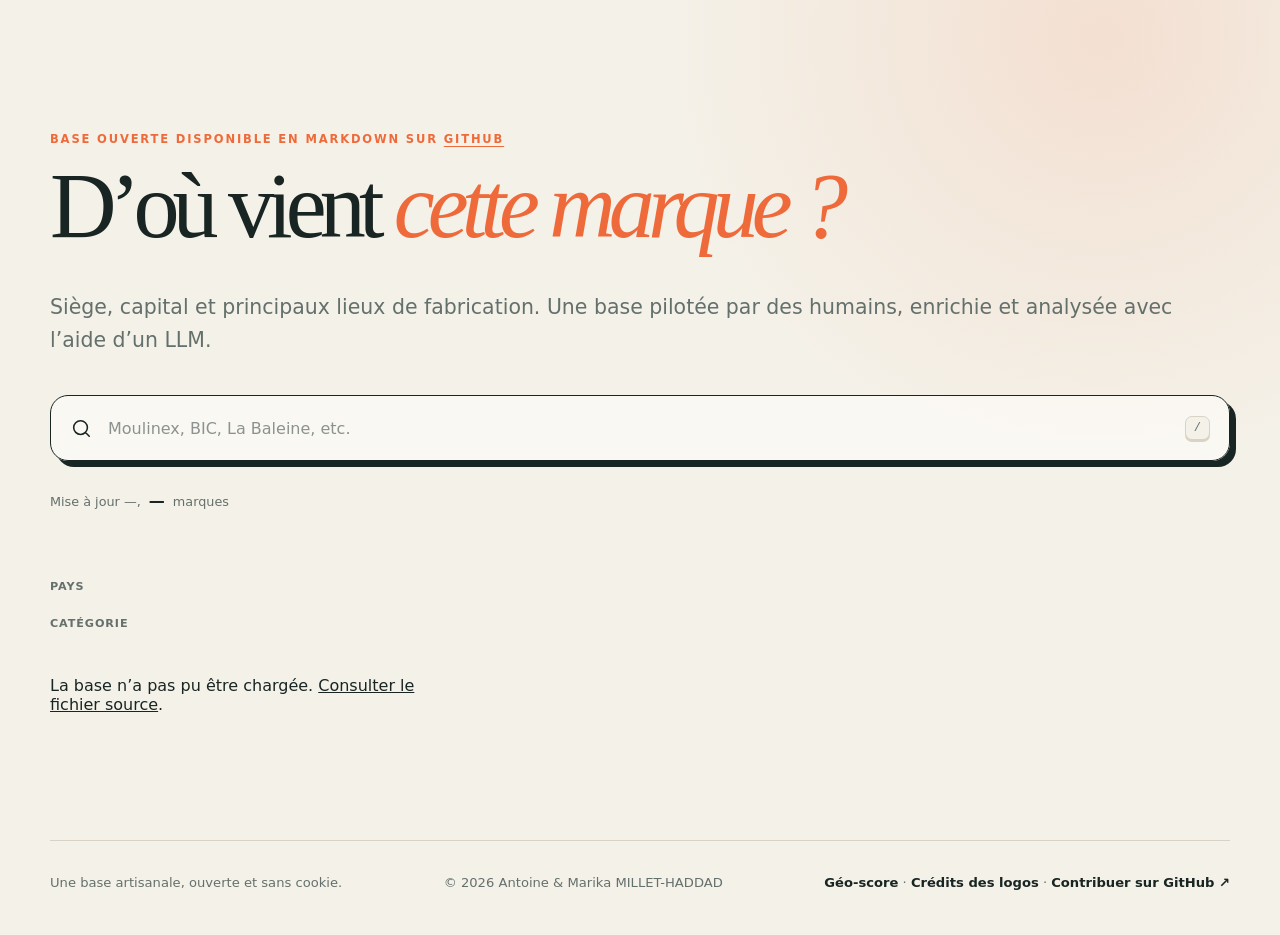
<file: docs/index.html>
<!doctype html>
<html lang="fr">
  <head>
    <meta charset="utf-8" />
    <meta name="viewport" content="width=device-width, initial-scale=1" />
    <meta name="description" content="Une base ouverte pour vérifier l'origine, le capital et la fabrication des marques." />
    <meta name="theme-color" content="#f4f1e8" />
    <title>Cette marque - Origine des marques</title>
    <link rel="icon" href="favicon.svg" type="image/svg+xml" />
    <link rel="stylesheet" href="styles.css?v=20260906-2" />
    <script src="app.js?v=20260906-2" defer></script>
  </head>
  <body>
    <main>
      <section class="hero" aria-labelledby="page-title">
        <p class="eyebrow">Base ouverte disponible en markdown sur <a href="https://github.com/rockyluke/cette-marque/blob/main/README.md" target="_blank" rel="noreferrer">GitHub</a></p>
        <h1 id="page-title">D’où vient <em>cette marque&nbsp;?</em></h1>
        <p class="intro">Siège, capital et principaux lieux de fabrication. Une base pilotée par des humains, enrichie et analysée avec l’aide d’un LLM.</p>

        <form class="search" role="search" id="search-form">
          <svg aria-hidden="true" viewBox="0 0 24 24"><path d="m21 21-4.3-4.3m2.3-5.2a7.5 7.5 0 1 1-15 0 7.5 7.5 0 0 1 15 0Z" /></svg>
          <label class="sr-only" for="search-input">Rechercher une marque</label>
          <input id="search-input" type="search" autocomplete="off" placeholder="Moulinex, BIC, La Baleine, etc." />
          <kbd aria-hidden="true">/</kbd>
        </form>

        <div class="summary" aria-live="polite">
          <span>Mise à jour <time id="last-checked">—</time>,</span>
          <strong id="brand-count">—</strong>
          <span id="brand-count-label">marques</span>
        </div>
      </section>

      <section class="catalog" aria-label="Catalogue des marques">
        <div class="filter-group country-filter-group">
          <span>Pays</span>
          <div class="filters country-filters" id="country-filters" aria-label="Filtrer par pays"></div>
        </div>
        <div class="filter-group category-filter-group">
          <span>Catégorie</span>
          <div class="filters category-filters" id="category-filters" aria-label="Filtrer par catégorie"></div>
        </div>
        <div class="brand-grid" id="brand-grid" aria-busy="true"></div>

        <div class="empty-state" id="empty-state" hidden>
          <span aria-hidden="true">⌁</span>
          <h3>Aucune marque trouvée</h3>
          <p>Essayez un nom, un pays ou un terme plus général.</p>
          <p class="empty-state-contact"><a href="https://github.com/rockyluke/cette-marque/issues" target="_blank" rel="noreferrer">Ajouter une marque sur GitHub</a> ou <a href="mailto:contact@cette-marque.fr">nous contacter par mail</a></p>
          <button type="button" id="reset-search">Effacer la recherche</button>
        </div>
      </section>
    </main>

    <footer>
      <p>Une base artisanale, ouverte et sans cookie.</p>
      <p>© 2026 Antoine &amp; Marika MILLET-HADDAD</p>
      <p><a href="score.html">Géo-score</a> · <a href="logos.html">Crédits des logos</a> · <a href="https://github.com/rockyluke/cette-marque/blob/main/README.md" target="_blank" rel="noreferrer">Contribuer sur GitHub ↗</a></p>
    </footer>

    <template id="brand-card-template">
      <article class="brand-card">
        <div class="card-topline">
          <span class="category"></span>
          <time class="checked"></time>
        </div>
        <div class="brand-heading">
          <h3><button class="brand-name" type="button"><span class="brand-name-text"></span><span class="copy-feedback" aria-hidden="true">Copié</span></button></h3>
          <a class="brand-logo" target="_blank" rel="noreferrer" hidden><img alt="" loading="lazy" /></a>
        </div>
        <dl>
          <div><dt>Siège</dt><dd class="headquarters"></dd></div>
          <div><dt>Capital</dt><dd class="ownership"></dd></div>
          <div><dt>Fabrication</dt><dd class="manufacturing"></dd></div>
          <div class="owned-brands" hidden><dt>Marques</dt><dd></dd></div>
          <div class="score-row"><dt>Géo-score</dt><dd><a class="score-badge" href="score.html" aria-label="Consulter la méthode du Géo-score"></a></dd></div>
        </dl>
        <a class="brand-link" target="_blank" rel="noreferrer">Site officiel <span aria-hidden="true">↗</span></a>
      </article>
    </template>
  </body>
</html>
</file>
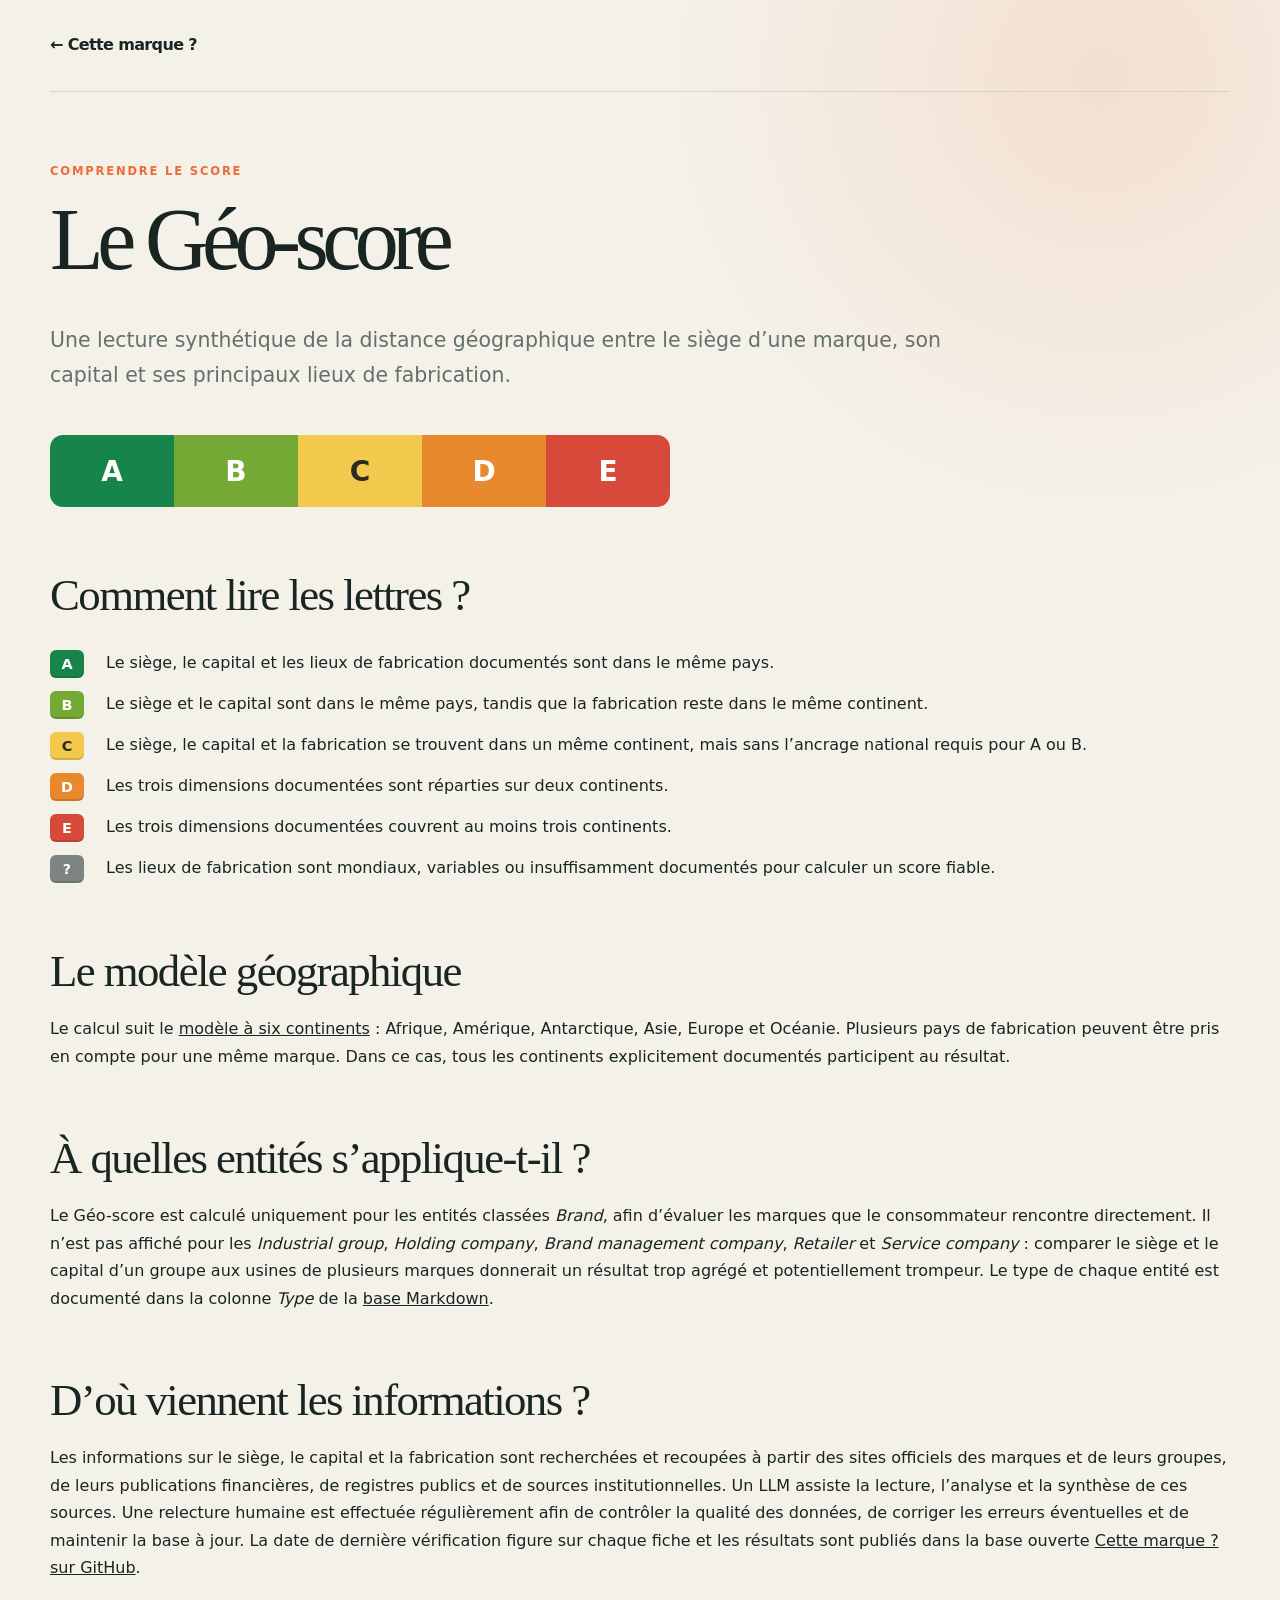
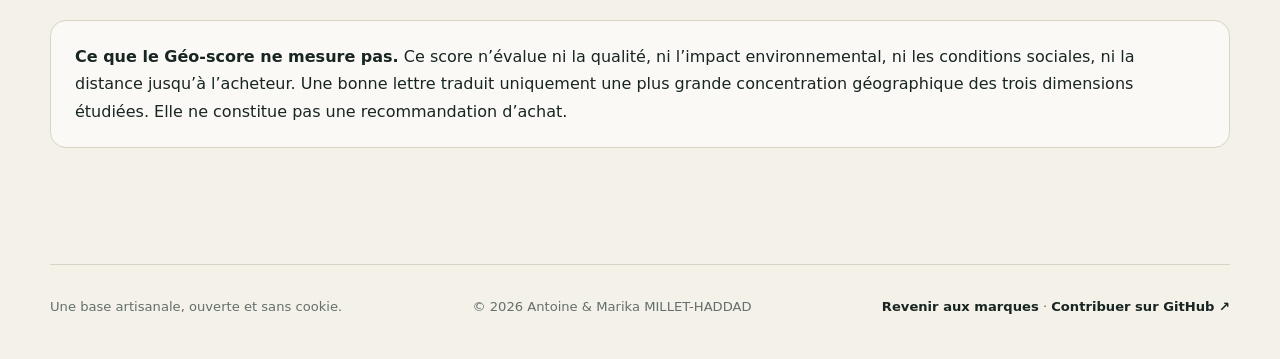
<file: docs/score.html>
<!doctype html>
<html lang="fr">
  <head>
    <meta charset="utf-8" />
    <meta name="viewport" content="width=device-width, initial-scale=1" />
    <meta name="description" content="Méthode de calcul du Géo-score des marques." />
    <meta name="theme-color" content="#f4f1e8" />
    <title>Géo-score — Cette marque ?</title>
    <link rel="icon" href="favicon.svg" type="image/svg+xml" />
    <link rel="stylesheet" href="styles.css?v=20260823-5" />
  </head>
  <body>
    <header class="site-header"><a class="wordmark" href="./">← Cette marque ?</a></header>
    <main class="score-page">
      <p class="eyebrow">Comprendre le score</p>
      <h1>Le Géo-score</h1>
      <p class="intro">Une lecture synthétique de la distance géographique entre le siège d’une marque, son capital et ses principaux lieux de fabrication.</p>

      <div class="score-scale" role="img" aria-label="Échelle du Géo-score, de A à E">
        <span class="score-a">A</span><span class="score-b">B</span><span class="score-c">C</span><span class="score-d">D</span><span class="score-e">E</span>
      </div>

      <h2>Comment lire les lettres ?</h2>
      <ul class="score-definitions">
        <li><span class="score-badge score-a">A</span><span>Le siège, le capital et les lieux de fabrication documentés sont dans le même pays.</span></li>
        <li><span class="score-badge score-b">B</span><span>Le siège et le capital sont dans le même pays, tandis que la fabrication reste dans le même continent.</span></li>
        <li><span class="score-badge score-c">C</span><span>Le siège, le capital et la fabrication se trouvent dans un même continent, mais sans l’ancrage national requis pour A ou B.</span></li>
        <li><span class="score-badge score-d">D</span><span>Les trois dimensions documentées sont réparties sur deux continents.</span></li>
        <li><span class="score-badge score-e">E</span><span>Les trois dimensions documentées couvrent au moins trois continents.</span></li>
        <li><span class="score-badge score-unknown">?</span><span>Les lieux de fabrication sont mondiaux, variables ou insuffisamment documentés pour calculer un score fiable.</span></li>
      </ul>

      <h2>Le modèle géographique</h2>
      <p>Le calcul suit le <a href="https://fr.wikipedia.org/wiki/Continent" target="_blank" rel="noreferrer">modèle à six continents</a> : Afrique, Amérique, Antarctique, Asie, Europe et Océanie. Plusieurs pays de fabrication peuvent être pris en compte pour une même marque. Dans ce cas, tous les continents explicitement documentés participent au résultat.</p>

      <h2>À quelles entités s’applique-t-il ?</h2>
      <p>Le Géo-score est calculé uniquement pour les entités classées <em>Brand</em>, afin d’évaluer les marques que le consommateur rencontre directement. Il n’est pas affiché pour les <em>Industrial group</em>, <em>Holding company</em>, <em>Brand management company</em>, <em>Retailer</em> et <em>Service company</em> : comparer le siège et le capital d’un groupe aux usines de plusieurs marques donnerait un résultat trop agrégé et potentiellement trompeur. Le type de chaque entité est documenté dans la colonne <em>Type</em> de la <a href="https://github.com/rockyluke/cette-marque/blob/main/README.md" target="_blank" rel="noreferrer">base Markdown</a>.</p>

      <h2>D’où viennent les informations ?</h2>
      <p>Les informations sur le siège, le capital et la fabrication sont recherchées et recoupées à partir des sites officiels des marques et de leurs groupes, de leurs publications financières, de registres publics et de sources institutionnelles. Un LLM assiste la lecture, l’analyse et la synthèse de ces sources. Une relecture humaine est effectuée régulièrement afin de contrôler la qualité des données, de corriger les erreurs éventuelles et de maintenir la base à jour. La date de dernière vérification figure sur chaque fiche et les résultats sont publiés dans la base ouverte <a href="https://github.com/rockyluke/cette-marque/blob/main/README.md" target="_blank" rel="noreferrer">Cette marque ? sur GitHub</a>.</p>
      <p class="method-note"><strong>Ce que le Géo-score ne mesure pas.</strong> Ce score n’évalue ni la qualité, ni l’impact environnemental, ni les conditions sociales, ni la distance jusqu’à l’acheteur. Une bonne lettre traduit uniquement une plus grande concentration géographique des trois dimensions étudiées. Elle ne constitue pas une recommandation d’achat.</p>
    </main>
    <footer>
      <p>Une base artisanale, ouverte et sans cookie.</p>
      <p>© 2026 Antoine &amp; Marika MILLET-HADDAD</p>
      <p><a href="./">Revenir aux marques</a> · <a href="https://github.com/rockyluke/cette-marque" target="_blank" rel="noreferrer">Contribuer sur GitHub ↗</a></p>
    </footer>
  </body>
</html>
</file>
<file: docs/styles.css>
:root {
  --paper: #f4f1e8;
  --paper-deep: #ebe6d9;
  --ink: #182523;
  --muted: #64706c;
  --line: #d8d3c6;
  --accent: #ef6a3a;
  --accent-soft: #f9d9c9;
  --card: rgba(255, 255, 255, 0.58);
  --radius: 22px;
  --shadow: 0 18px 50px rgba(29, 40, 37, 0.08);
}

* { box-sizing: border-box; }

html { scroll-behavior: smooth; }

body {
  margin: 0;
  color: var(--ink);
  background:
    radial-gradient(circle at 86% 4%, rgba(239, 106, 58, 0.13), transparent 27rem),
    var(--paper);
  font-family: Inter, ui-sans-serif, system-ui, -apple-system, BlinkMacSystemFont, "Segoe UI", sans-serif;
  -webkit-font-smoothing: antialiased;
}

a { color: inherit; }
button, input { font: inherit; }

.sr-only {
  position: absolute;
  width: 1px;
  height: 1px;
  padding: 0;
  margin: -1px;
  overflow: hidden;
  clip: rect(0, 0, 0, 0);
  white-space: nowrap;
  border: 0;
}

.site-header,
main,
footer {
  width: min(1180px, calc(100% - 40px));
  margin-inline: auto;
}

.site-header {
  display: flex;
  align-items: center;
  justify-content: space-between;
  min-height: 92px;
  border-bottom: 1px solid var(--line);
}

.wordmark {
  display: inline-flex;
  align-items: center;
  gap: 11px;
  text-decoration: none;
  font-weight: 760;
  line-height: 0.88;
  letter-spacing: -0.04em;
}

.wordmark small {
  display: block;
  margin-top: 5px;
  color: var(--muted);
  font-size: 0.64rem;
  font-weight: 650;
  letter-spacing: 0.04em;
}

.wordmark-mark {
  display: grid;
  place-items: center;
  width: 41px;
  height: 41px;
  border-radius: 13px;
  color: #fff;
  background: var(--ink);
  font-size: 1.3rem;
}

.source-link {
  display: flex;
  align-items: center;
  gap: 8px;
  color: var(--muted);
  text-decoration: none;
  font-size: 0.86rem;
  font-weight: 650;
}

.source-link:hover { color: var(--ink); }

.hero {
  display: grid;
  justify-items: start;
  padding: clamp(74px, 11vw, 132px) 0 clamp(36px, 5vw, 58px);
}

.eyebrow {
  margin: 0 0 18px;
  color: var(--accent);
  font-size: 0.72rem;
  font-weight: 800;
  letter-spacing: 0.16em;
  text-transform: uppercase;
}

.eyebrow a {
  color: inherit;
  text-decoration-thickness: 1px;
  text-underline-offset: 3px;
}

h1 {
  margin: 0;
  font-family: Georgia, "Times New Roman", serif;
  font-size: clamp(3.2rem, 7.2vw, 6.4rem);
  font-weight: 400;
  line-height: 0.92;
  letter-spacing: -0.075em;
  white-space: nowrap;
}

h1 em { color: var(--accent); font-weight: 400; }

.intro {
  max-width: none;
  margin: 42px 0 38px;
  color: var(--muted);
  font-size: clamp(1.05rem, 2vw, 1.28rem);
  line-height: 1.62;
}

.search {
  display: flex;
  align-items: center;
  width: 100%;
  min-height: 66px;
  padding: 0 19px;
  border: 1px solid var(--ink);
  border-radius: 18px;
  background: rgba(255, 255, 255, 0.48);
  box-shadow: 6px 6px 0 var(--ink);
  transition: transform 160ms ease, box-shadow 160ms ease, background 160ms ease;
}

.search:focus-within {
  transform: translate(3px, 3px);
  background: #fff;
  box-shadow: 3px 3px 0 var(--ink);
}

.search svg {
  width: 22px;
  fill: none;
  stroke: currentColor;
  stroke-linecap: round;
  stroke-width: 1.7;
}

.search input {
  flex: 1;
  min-width: 0;
  padding: 18px 16px;
  border: 0;
  outline: 0;
  color: var(--ink);
  background: transparent;
  font-size: 1rem;
}

.search input::placeholder { color: #8b928f; }

kbd {
  padding: 4px 8px;
  border: 1px solid var(--line);
  border-radius: 7px;
  color: var(--muted);
  background: var(--paper);
  font-size: 0.75rem;
  box-shadow: 0 2px 0 var(--line);
}

.summary {
  display: flex;
  align-items: baseline;
  gap: 8px;
  margin-top: 30px;
  color: var(--muted);
  font-size: 0.8rem;
}

.summary strong { color: var(--ink); font-size: 1rem; }
.catalog {
  padding: 0 0 110px;
}

.filters {
  display: flex;
  gap: 8px;
  margin: 0 0 12px;
  padding-bottom: 8px;
  overflow-x: auto;
  scrollbar-width: thin;
}

.filter-group {
  display: flex;
  align-items: flex-start;
  gap: 12px;
}

.country-filter-group {
  margin-bottom: 12px;
}

.category-filter-group {
  margin-bottom: 30px;
}

.filter-group > span {
  flex: 0 0 auto;
  margin-top: 12px;
  color: var(--muted);
  font-size: 0.7rem;
  font-weight: 800;
  letter-spacing: 0.08em;
  text-transform: uppercase;
}

.country-filters { margin: 0; padding-bottom: 8px; }
.category-filters { margin: 0; padding-bottom: 8px; }
.filter-button {
  flex: 0 0 auto;
  padding: 10px 14px;
  border: 1px solid var(--line);
  border-radius: 999px;
  color: var(--muted);
  background: transparent;
  cursor: pointer;
  font-size: 0.78rem;
  font-weight: 700;
  transition: 150ms ease;
}

.filter-button:hover { border-color: var(--ink); color: var(--ink); }
.filter-button[aria-pressed="true"] { border-color: var(--ink); color: var(--paper); background: var(--ink); }

.brand-grid {
  display: grid;
  grid-template-columns: repeat(3, minmax(0, 1fr));
  gap: 15px;
}

.brand-card {
  display: flex;
  min-height: 315px;
  flex-direction: column;
  padding: 25px;
  border: 1px solid var(--line);
  border-radius: var(--radius);
  background: var(--card);
  transition: transform 180ms ease, border-color 180ms ease, box-shadow 180ms ease;
}

.brand-card:hover {
  transform: translateY(-4px);
  border-color: #b8b1a1;
  box-shadow: var(--shadow);
}

.card-topline { display: flex; align-items: baseline; justify-content: space-between; gap: 12px; color: var(--muted); font-size: 0.72rem; }
.category { color: var(--accent); font-weight: 750; }
.checked { font-variant-numeric: tabular-nums; }
.brand-heading {
  display: grid;
  grid-template-columns: minmax(0, 1fr) auto;
  align-items: center;
  gap: 14px;
  margin: 25px 0 26px;
}
.brand-card h3 { min-width: 0; margin: 0; font-family: Georgia, serif; font-size: 2rem; font-weight: 400; line-height: 1.05; letter-spacing: -0.045em; }
.brand-name {
  position: relative;
  padding: 0;
  border: 0;
  color: inherit;
  background: none;
  font: inherit;
  letter-spacing: inherit;
  text-align: left;
  cursor: copy;
}
.brand-name:hover { color: var(--accent); }
.brand-name:focus-visible { border-radius: 4px; outline: 2px solid var(--accent); outline-offset: 4px; }
.copy-feedback {
  position: absolute;
  z-index: 2;
  top: calc(100% + 8px);
  left: 0;
  padding: 5px 8px;
  border-radius: 6px;
  color: var(--paper);
  background: var(--ink);
  font-family: system-ui, sans-serif;
  font-size: 0.68rem;
  font-weight: 750;
  line-height: 1;
  letter-spacing: 0;
  opacity: 0;
  pointer-events: none;
  transform: translateY(-3px);
  transition: opacity 120ms ease, transform 120ms ease;
}
.brand-name.is-copied .copy-feedback { opacity: 1; transform: translateY(0); }
.brand-logo {
  display: flex;
  align-items: center;
  justify-content: center;
  width: fit-content;
  height: 40px;
  max-width: 126px;
  padding: 6px 9px;
  border-radius: 8px;
  background: var(--paper-deep);
}
.brand-logo[hidden] { display: none; }
.brand-logo img { display: block; width: auto; height: 28px; max-width: 108px; object-fit: contain; }
.brand-card dl { display: grid; gap: 16px; margin: 0 0 25px; }
.brand-card dl div { display: grid; grid-template-columns: 94px minmax(0, 1fr); align-items: baseline; gap: 10px; }
.brand-card dl .owned-brands[hidden] { display: none; }
.brand-card dl .score-row[hidden] { display: none; }
.brand-card dt { color: var(--muted); font-size: 0.7rem; font-weight: 800; line-height: 1.45; letter-spacing: 0.08em; text-transform: uppercase; }
.brand-card dd { margin: 0; font-size: 0.83rem; line-height: 1.45; }
.brand-card dd a { color: inherit; font-weight: 700; text-decoration-color: var(--accent); text-decoration-thickness: 1px; text-underline-offset: 3px; }
.brand-card dd a:hover { color: var(--accent); }
.score-row { align-items: center !important; }
.score-badge {
  display: inline-grid;
  place-items: center;
  width: 34px;
  height: 28px;
  border-radius: 6px;
  color: #fff !important;
  font-size: 0.9rem;
  font-weight: 900 !important;
  line-height: 1;
  text-decoration: none !important;
  box-shadow: inset 0 -2px 0 rgba(0, 0, 0, 0.13);
}
.score-a { background: #16844b; }
.score-b { background: #75a936; }
.score-c { color: #2a2a21 !important; background: #f2c94c; }
.score-d { background: #e8892d; }
.score-e { background: #d74a3a; }
.score-unknown { background: #7c8581; }

.score-page { padding: 70px 0 100px; }
.score-page h1 { white-space: normal; font-size: clamp(2.8rem, 7vw, 5.5rem); }
.score-page h2 { margin: 62px 0 18px; font-family: Georgia, serif; font-size: clamp(1.8rem, 4vw, 2.8rem); font-weight: 400; letter-spacing: -0.035em; }
.score-page p, .score-page li { max-width: none; line-height: 1.72; }
.score-page .intro { max-width: 900px; }
.score-scale { display: flex; width: min(620px, 100%); margin: 42px 0; }
.score-scale span { display: grid; flex: 1; place-items: center; min-height: 72px; color: #fff; font-size: 1.75rem; font-weight: 900; }
.score-scale span:first-child { border-radius: 13px 0 0 13px; }
.score-scale span:last-child { border-radius: 0 13px 13px 0; }
.score-scale .score-c { color: #2a2a21; }
.score-definitions { display: grid; gap: 12px; margin: 28px 0 0; padding: 0; list-style: none; }
.score-definitions li { display: grid; grid-template-columns: 42px minmax(0, 1fr); align-items: start; gap: 14px; }
.score-definitions .score-badge { margin-top: 1px; }
.method-note { margin-top: 38px; padding: 22px 24px; border: 1px solid var(--line); border-radius: 16px; background: var(--card); }
.brand-link { display: flex; align-items: center; justify-content: space-between; margin-top: auto; padding-top: 16px; border-top: 1px solid var(--line); color: var(--ink); text-decoration: none; font-size: 0.8rem; font-weight: 750; }
.brand-link span { color: var(--accent); font-size: 1rem; }

.empty-state { padding: 85px 20px; text-align: center; }
.empty-state > span { color: var(--accent); font-size: 3rem; }
.empty-state h3 { margin: 12px 0 8px; font-family: Georgia, serif; font-size: 2rem; font-weight: 400; }
.empty-state p { color: var(--muted); }
.empty-state .empty-state-contact { margin-top: 8px; }
.empty-state-contact a { color: var(--ink); text-decoration-thickness: 1px; text-underline-offset: 3px; }
.empty-state button { margin-top: 12px; padding: 11px 16px; border: 1px solid var(--ink); border-radius: 999px; color: #fff; background: var(--ink); cursor: pointer; }

footer {
  display: flex;
  justify-content: space-between;
  gap: 20px;
  padding: 34px 0 45px;
  border-top: 1px solid var(--line);
  color: var(--muted);
  font-size: 0.82rem;
}

footer p { margin: 0; }
footer a { color: var(--ink); font-weight: 700; text-decoration: none; }

@media (max-width: 880px) {
  .brand-grid { grid-template-columns: repeat(2, minmax(0, 1fr)); }
}

@media (max-width: 580px) {
  .site-header, main, footer { width: min(100% - 28px, 1180px); }
  .site-header { min-height: 76px; }
  .source-link { font-size: 0; }
  .source-link span { font-size: 1.1rem; }
  .hero { padding-top: 62px; }
  h1 { font-size: clamp(1.95rem, 9vw, 3.2rem); }
  .intro { margin-top: 32px; }
  .search { min-height: 59px; box-shadow: 4px 4px 0 var(--ink); }
  kbd { display: none; }
  .summary { flex-wrap: wrap; }
  .brand-grid { grid-template-columns: 1fr; }
  .brand-card { min-height: 290px; }
  footer { flex-direction: column; }
}

@media (prefers-reduced-motion: reduce) {
  *, *::before, *::after { scroll-behavior: auto !important; transition: none !important; }
}
</file>
